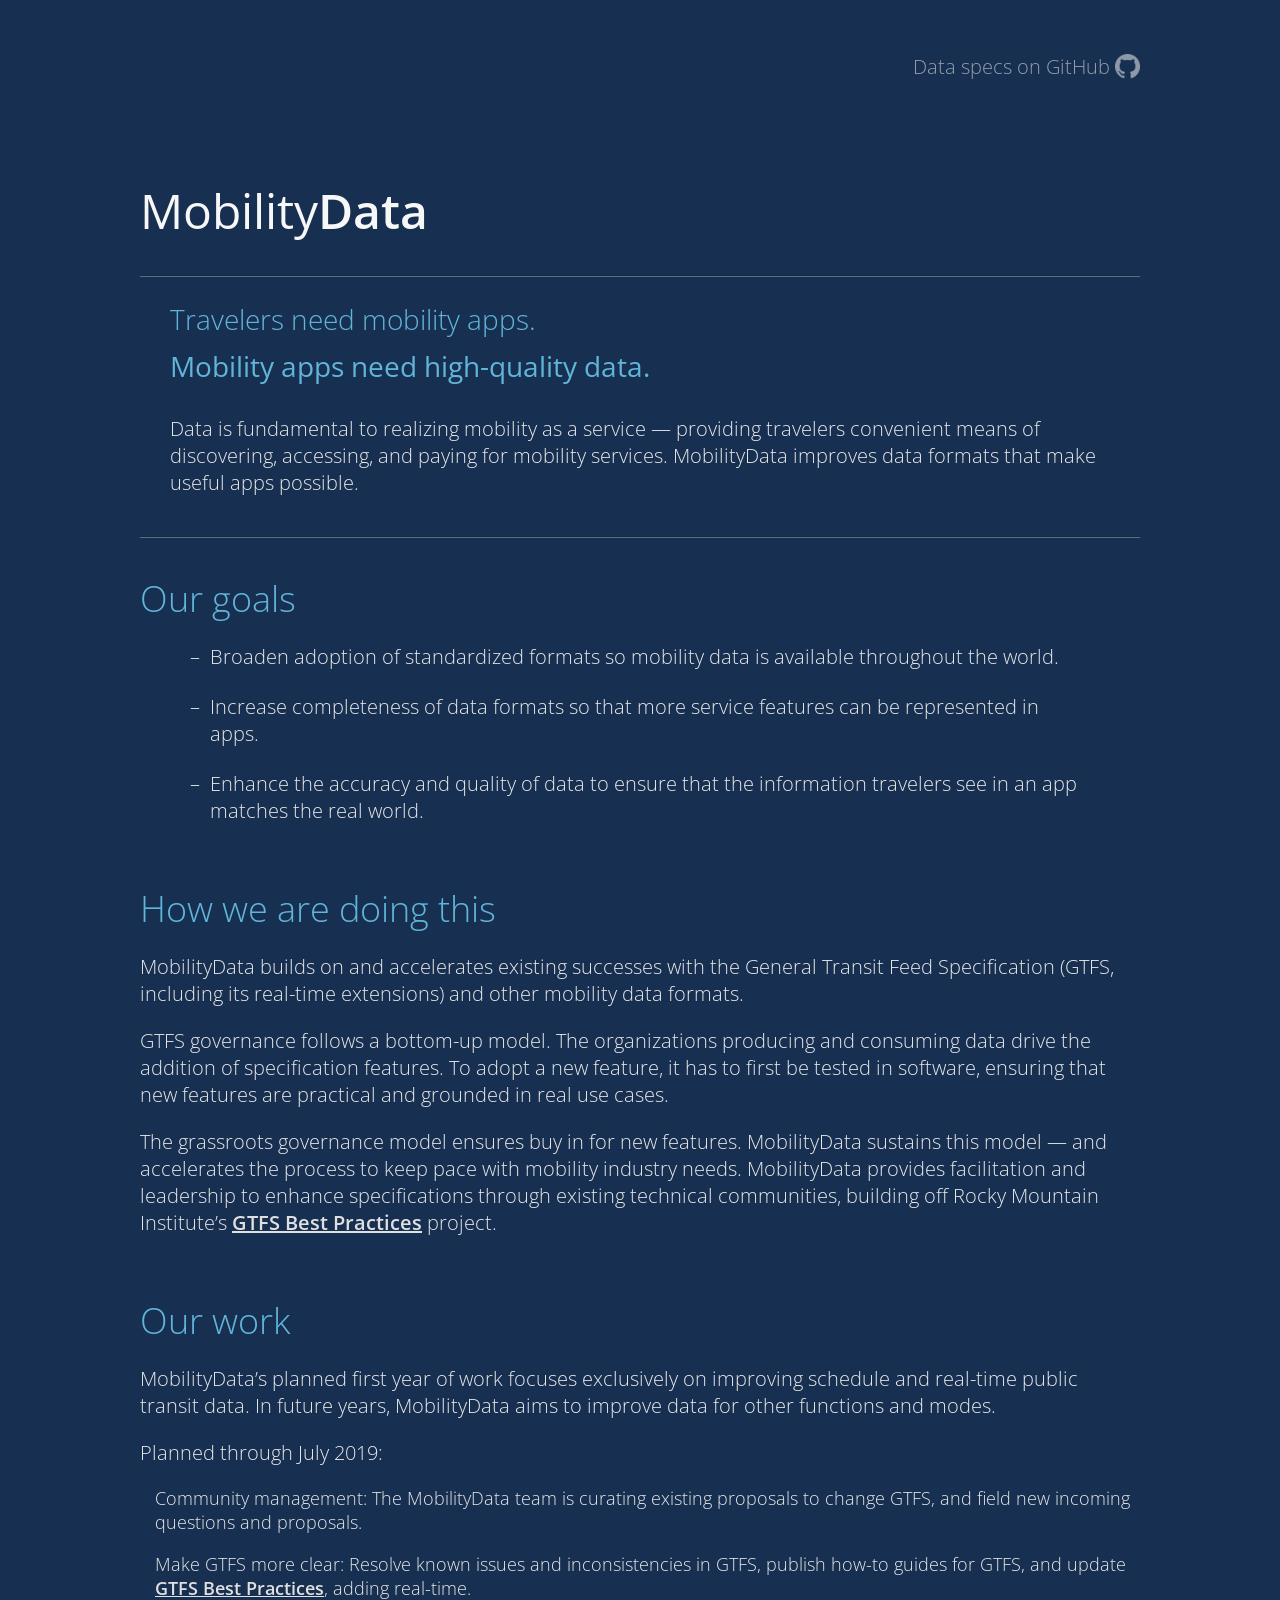
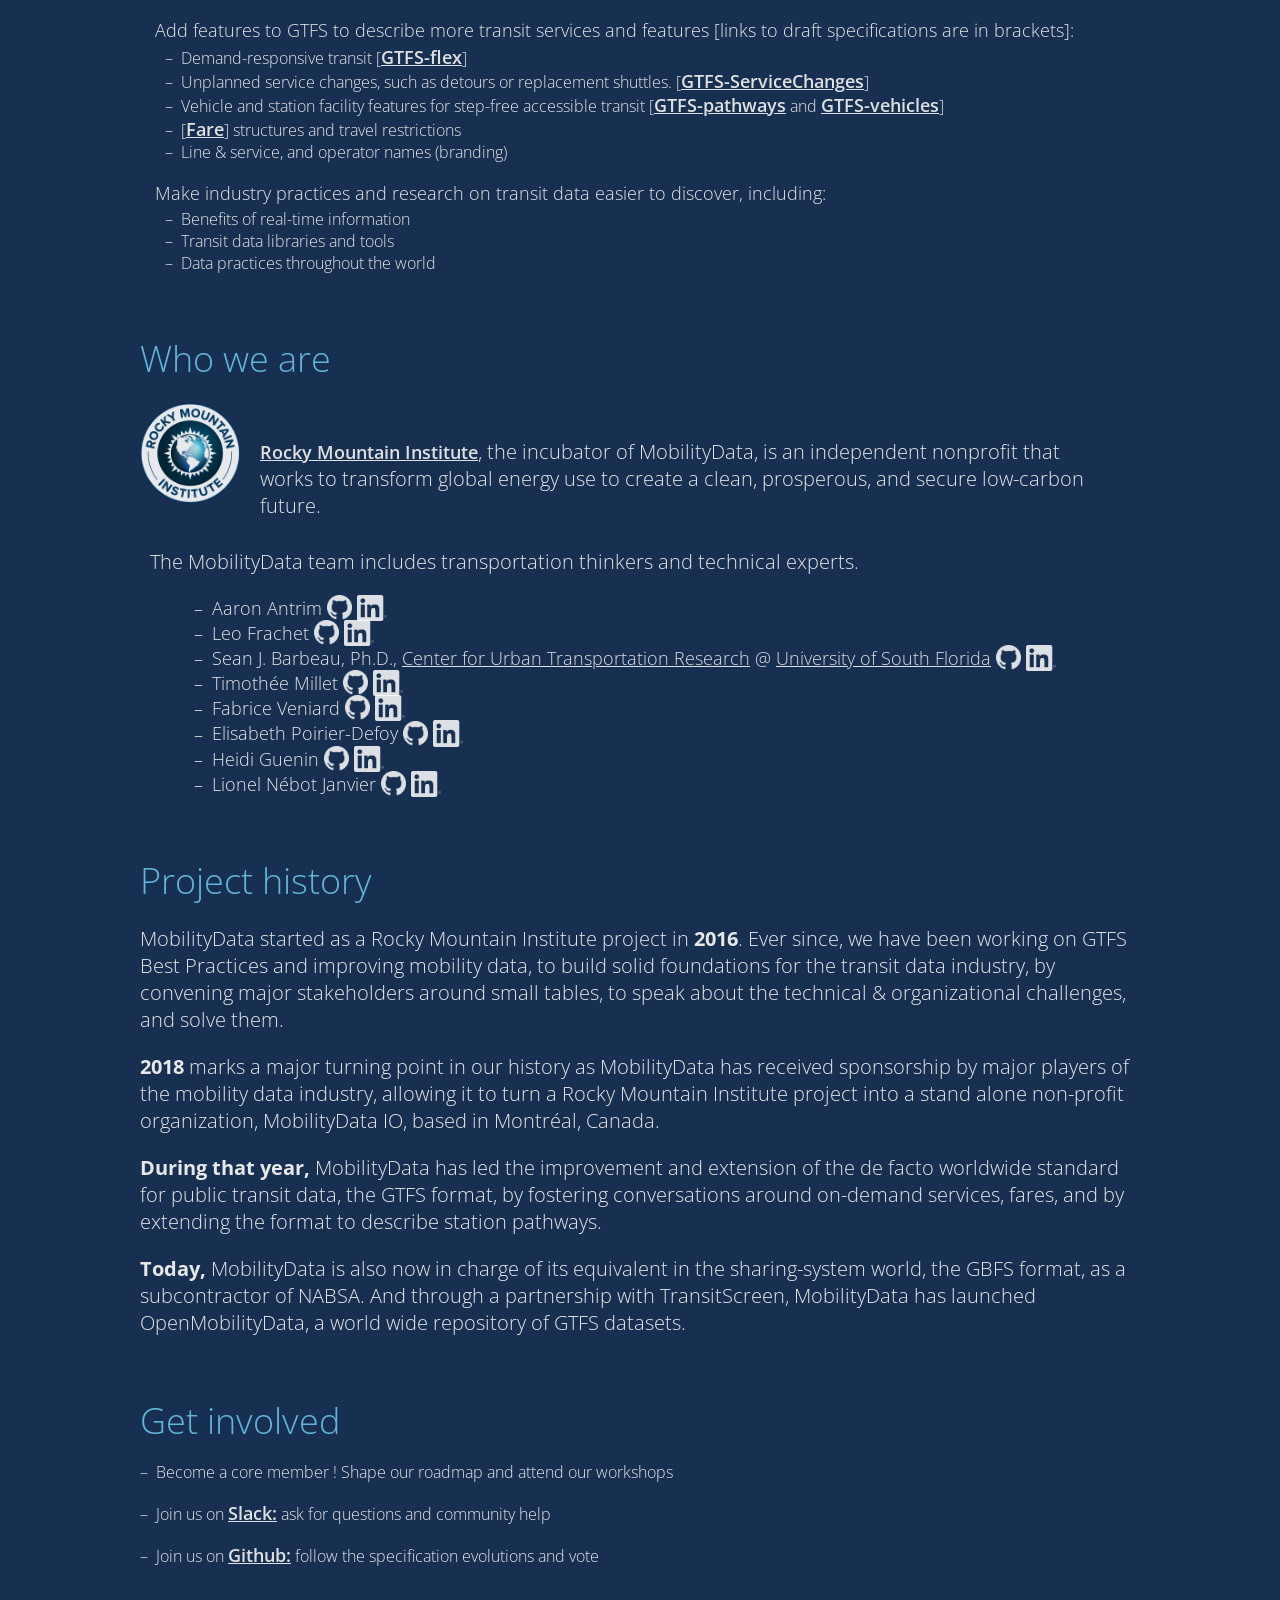
<file: index.html>
<!DOCTYPE html>
<html>
<head>
  <link rel="stylesheet" type="text/css" href="./stylesheet.css">
  <link href="https://fonts.googleapis.com/css?family=Open+Sans:300,400,400i,600,700" rel="stylesheet">
  <!-- Global site tag (gtag.js) - Google Analytics -->
  <script async src="https://www.googletagmanager.com/gtag/js?id=UA-125802916-1"></script>
  <script>
    window.dataLayer = window.dataLayer || [];
    function gtag(){dataLayer.push(arguments);}
    gtag('js', new Date());

    gtag('config', 'UA-125802916-1');
  </script>
</head>
<body>
<!-- <iframe
src="https://docs.google.com/document/d/e/2PACX-1vSOnYL0_mIfaz-XYkxo2j0y_wQq2Zkvh6tsEQX1Jj-0MFU2dp6_bZmX7AdBH0wUpq8_909sPPMmyjxp/pub?embedded=true"width="100%"height="1800px"></iframe> -->
  <div id="container">
    <a href="https://github.com/MobilityData">
      <div id="github-link" href="https://github.com/MobilityData">
        <p>Data specs on GitHub <img src="./GitHub-Mark-Light-32px.png" class="github-logo" alt="GitHub Logo"></p>
      </div>
    </a>
    <div id="page-title">
      <h1>Mobility<span style="font-weight: 600">Data</span></h1>
      <hr>
      <div id="intro-block">
        <h2>Travelers need mobility apps.</h2>
        <h2 id="second-h2">Mobility apps need high-quality data.</h2>
        <p>Data is fundamental to realizing mobility as a service — providing travelers convenient means of discovering, accessing, and paying for mobility services. MobilityData improves data formats that make useful apps possible.</p>
      </div>
    </div>
    <hr>
    <div class="content-block">
      <h3>Our goals</h3>
      <div id="goals">
        <ul>
          <li>Broaden adoption of standardized formats so mobility data is available throughout the world.</li>
          <br>
          <li>Increase completeness of data formats so that more service features can be represented in apps.</li>
          <br>
          <li>Enhance the accuracy and quality of data to ensure that the information travelers see in an app matches the real world.</li>
        </ul>
      </div>
    </div>
    <div class="content-block">
      <h3>How we are doing this</h3>
      <p>MobilityData builds on and accelerates existing successes with the General Transit Feed Specification (GTFS, including its real-time extensions) and other mobility data formats.</p>

      <p>GTFS governance follows a bottom-up model. The organizations producing and consuming data drive the addition of specification features. To adopt a new feature, it has to first be tested in software, ensuring that new features are practical and grounded in real use cases.</p>

      <p>The grassroots governance model ensures buy in for new features. MobilityData sustains this model — and accelerates the process to keep pace with mobility industry needs. MobilityData provides facilitation and leadership to enhance specifications through existing technical communities, building off Rocky Mountain Institute’s <a style="font-size: 20px;" href="http://gtfs.org/best-practices/">GTFS Best Practices</a> project.</p>
    </div>
    <div class="content-block">
      <h3>Our work</h3>
      <p>MobilityData’s planned first year of work focuses exclusively on improving schedule and real-time public transit data. In future years, MobilityData aims to improve data for other functions and modes.</p>

      <p>Planned through July 2019:</p>
      <div id="plans">
        <p>Community management: The MobilityData team is curating existing proposals to change GTFS, and field new incoming questions and proposals.</p>

        <p>Make GTFS more clear: Resolve known issues and inconsistencies in GTFS, publish how-to guides for GTFS, and update <a href="http://gtfs.org/best-practices/">GTFS Best Practices</a>, adding real-time.</p>

        <p>Add features to GTFS to describe more transit services and features [links to draft specifications are in brackets]:
          <ul>
            <li>Demand-responsive transit [<a href="http://bit.ly/gtfs-drt">GTFS-flex</a>]</li>
          	<li>Unplanned service changes, such as detours or replacement shuttles. [<a href="http://bit.ly/gtfs-service-changes-v3_1">GTFS-ServiceChanges</a>]</li>
          	<li>Vehicle and station facility features for step-free accessible transit [<a href="http://bit.ly/gtfs-pathways">GTFS-pathways</a> and <a href="http://bit.ly/gtfs-vehicles">GTFS-vehicles</a>]</li>
          	<li>[<a href="http://bit.ly/gtfs-fares">Fare</a>] structures and travel restrictions</li>
          	<li>Line & service, and operator names (branding)</li>
          </ul>
        </p>

        <p>Make industry practices and research on transit data easier to discover, including:
          <ul>
          	<li>Benefits of real-time information</li>
          	<li>Transit data libraries and tools</li>
          	<li>Data practices throughout the world</li>
          </ul>
        </p>
      </div>
    </div>

    <div class="content-block">
      <h3>Who we are</h3>
      <div id="rmi-tag">
        <p><a href="https://www.rmi.org/">Rocky Mountain Institute</a>, the incubator of MobilityData, is an independent nonprofit that works to transform global energy use to create a clean, prosperous, and secure low-carbon future.</p>
      </div>
      <a href="https://www.rmi.org/">
        <div id="rmi-logo">
          <img id="rmi-logo" src="./rmi-logo.png" alt="Rocky Mountain Institute Logo">
        </div>
      </a>
      <p id="team-intro">The MobilityData team includes transportation thinkers and technical experts.</p>
      <div id="people">
        <ul>
        	<li>Aaron Antrim
            <a href="https://github.com/antrim"><img src="./GitHub-Mark-Light-32px.png" class="github-logo" alt="GitHub Logo"></a>
            <a href="https://www.linkedin.com/in/aaronantrim"> <img src="./In-White-75px-R.png" class="linkedin-logo" alt="LinkedIn Logo"></a>
          </li>
        	<li>Leo Frachet
            <a href="https://github.com/LeoFrachet"><img src="./GitHub-Mark-Light-32px.png" class="github-logo" alt="GitHub Logo"></a>
            <a href="https://www.linkedin.com/in/leofrachet"> <img src="./In-White-75px-R.png" class="linkedin-logo" alt="LinkedIn Logo"></a>
          </li>
        	<li>Sean J. Barbeau, Ph.D., <a href="https://www.cutr.usf.edu/">Center for Urban Transportation Research</a> @ <a href="https://www.usf.edu/">University of South Florida</a>
            <a href="https://github.com/barbeau"><img src="./GitHub-Mark-Light-32px.png" class="github-logo" alt="GitHub Logo"></a>
            <a href="https://www.linkedin.com/in/seanbarbeau/"> <img src="./In-White-75px-R.png" class="linkedin-logo" alt="LinkedIn Logo"></a>
          </li>
          <li>Timothée Millet
            <a href="https://github.com/timMillet"><img src="./GitHub-Mark-Light-32px.png" class="github-logo" alt="GitHub Logo"></a>
            <a href="https://www.linkedin.com/in/timotheemillet"> <img src="./In-White-75px-R.png" class="linkedin-logo" alt="LinkedIn Logo"></a>
          </li>
          <li>Fabrice Veniard
            <a href="https://github.com/fabrice-v"><img src="./GitHub-Mark-Light-32px.png" class="github-logo" alt="GitHub Logo"></a>
            <a href="https://www.linkedin.com/in/fabrice-v-1533894"> <img src="./In-White-75px-R.png" class="linkedin-logo" alt="LinkedIn Logo"></a>
          </li>
          <li>Elisabeth Poirier-Defoy
            <a href="https://github.com/ElisabethPDefoy"><img src="./GitHub-Mark-Light-32px.png" class="github-logo" alt="GitHub Logo"></a>
            <a href="https://www.linkedin.com/in/elisabeth-poirier-defoy"> <img src="./In-White-75px-R.png" class="linkedin-logo" alt="LinkedIn Logo"></a>
          </li>
          <li>Heidi Guenin
            <a href="https://github.com/heidiguenin"><img src="./GitHub-Mark-Light-32px.png" class="github-logo" alt="GitHub Logo"></a>
            <a href="https://www.linkedin.com/in/heidiguenin"> <img src="./In-White-75px-R.png" class="linkedin-logo" alt="LinkedIn Logo"></a>
          </li>
          <li>Lionel Nébot Janvier
            <a href="https://github.com/lionel-nj"><img src="./GitHub-Mark-Light-32px.png" class="github-logo" alt="GitHub Logo"></a>
            <a href="https://www.linkedin.com/in/lionel-nebot-janvier"> <img src="./In-White-75px-R.png" class="linkedin-logo" alt="LinkedIn Logo"></a>
          </li>

        </ul>
      </div>
    </div>


    <div class="content-block">
      <h3>Project history</h3>

      <p> MobilityData  started as a Rocky Mountain Institute project in <b>2016</b>. Ever since, we have been working on GTFS Best Practices and improving mobility data, to build solid foundations for the transit data industry, by convening major stakeholders around small tables, to speak about the technical & organizational challenges, and solve them. </p>

      <p> <b>2018</b> marks a major turning point in our history as MobilityData has received sponsorship by major players of the mobility data industry, allowing it to turn a Rocky Mountain Institute project into a stand alone non-profit organization, MobilityData IO, based in Montréal, Canada.</p>

      <p> <b>During that year,</b> MobilityData has led the improvement and extension of the de facto worldwide standard for public transit data, the GTFS format, by fostering conversations around on-demand services, fares, and by extending the format to describe station pathways.

      <p><b>Today,</b> MobilityData is also now in charge of its equivalent in the sharing-system world, the GBFS format, as a subcontractor of NABSA. And through a partnership with TransitScreen, MobilityData has launched OpenMobilityData, a world wide repository of GTFS datasets.</p>

    </div>

    <div class="content-block">
      <h3>Get involved</h3>
      <div id="involvement">
        <ul>
          <li>Become a core member ! Shape our roadmap and attend our workshops</li>
          <br>
          <li>Join us on <a href="https://mobilitydata-io.slack.com/archives/C0J4TJY8L">Slack:</a> ask for questions and community help</li>
          <br>
          <li>Join us on <a href="https://github.com/MobilityData">Github:</a>  follow the specification evolutions and vote</li>
        </ul>
      </div>
    </div>

  </div>
</body>
</html>
</file>
<file: stylesheet.css>
:root {
	--font-settings: 'Open Sans', sans-serif;
}

body {
	background-color: #172f50;
}

#container {
	max-width: 1000px;
	margin: auto;
	padding: 20px 30px 150px 30px;
}

h1 {
	color: #f7f7f7;
	font-size: 48px;
	font-weight: normal;
	font-family: var(--font-settings);
	margin-top: 150px;
}

h2 {
	color: #61b5d9;
	font-size: 28px;
	font-weight: 300;
	font-family: var(--font-settings);
}

h3 {
	color: #61b5d9;
	font-size: 36px;
	font-weight: 300;
	font-family: var(--font-settings);
	margin-bottom: 0px;
}

p {
	color: #e8e8e8;
	font-size: 20px;
	font-weight: 100;
	font-family: var(--font-settings);
}

li {
	color: #e8e8e8;
	font-weight: 300;
	font-family: var(--font-settings);
}

a {
	color: #e0e0e0;
	/* font-size: 20px; */
	font-weight: 600;
	font-family: var(--font-settings);
	/* text-decoration: none; */
}

a:hover {
	color: #ffffff;
}

hr {
	border: 0;
	height: 0;
	border-top: 1px solid rgba(0, 0, 0, 0.1);
	border-bottom: 1px solid rgba(255, 255, 255, 0.3);
}

ul > li:before {
	display: inline-block;
	content: "–";
	width: 1em;
	margin-left: -1em;
}

ul {
    list-style: none;
    margin-left: 0;
    padding-left: 1em;
}

#github-link {
	float: right;
	margin-top: 5px;
	margin-bottom: 130px;
	opacity: .6;
}

#github-link:hover {
	opacity: .8;
}

#second-h2 {
	margin-top: -15px;
	margin-bottom: 30px;
	font-weight: 400;
}

#intro-block {
	margin: 0 30px 40px 30px;
}

.content-block {
	margin-bottom: 60px;
}

#goals {
	font-size: 20px;
	width: 90%;
	margin: auto;
}

#plans {
	margin-left: 15px;
}

#plans p,a {
	font-size: 18px;
}

#plans ul {
	margin-left: 10px;
	margin-top: -15px;
}

#rmi-logo {
	width: 100px;
	margin: 10px 20px 20px 0;
	opacity: .95;
}

#rmi-logo:hover {
	opacity: 1;
}

#rmi-tag {
	display: inline-block;
	float: right;
	max-width: 850px;
	padding-top: 25px;
	margin-right: 30px;
}

#team-intro {
	margin-left: 10px;
}

#people ul {
	list-style-position: inside;
	margin-left: 3em;
	padding-left: -3em;
	font-size: 18px;
}

#people a {
	font-weight: 300;
}

.github-logo {
	width: 25px;
	margin-bottom: -5px;
	opacity: .85;
}

.linkedin-logo {
	width: 30px;
	margin-bottom: -6px;
	opacity: .85;
}

.github-logo:hover {
	opacity: 1;
}

.linkedin-logo:hover {
	opacity: 1;
}
</file>
